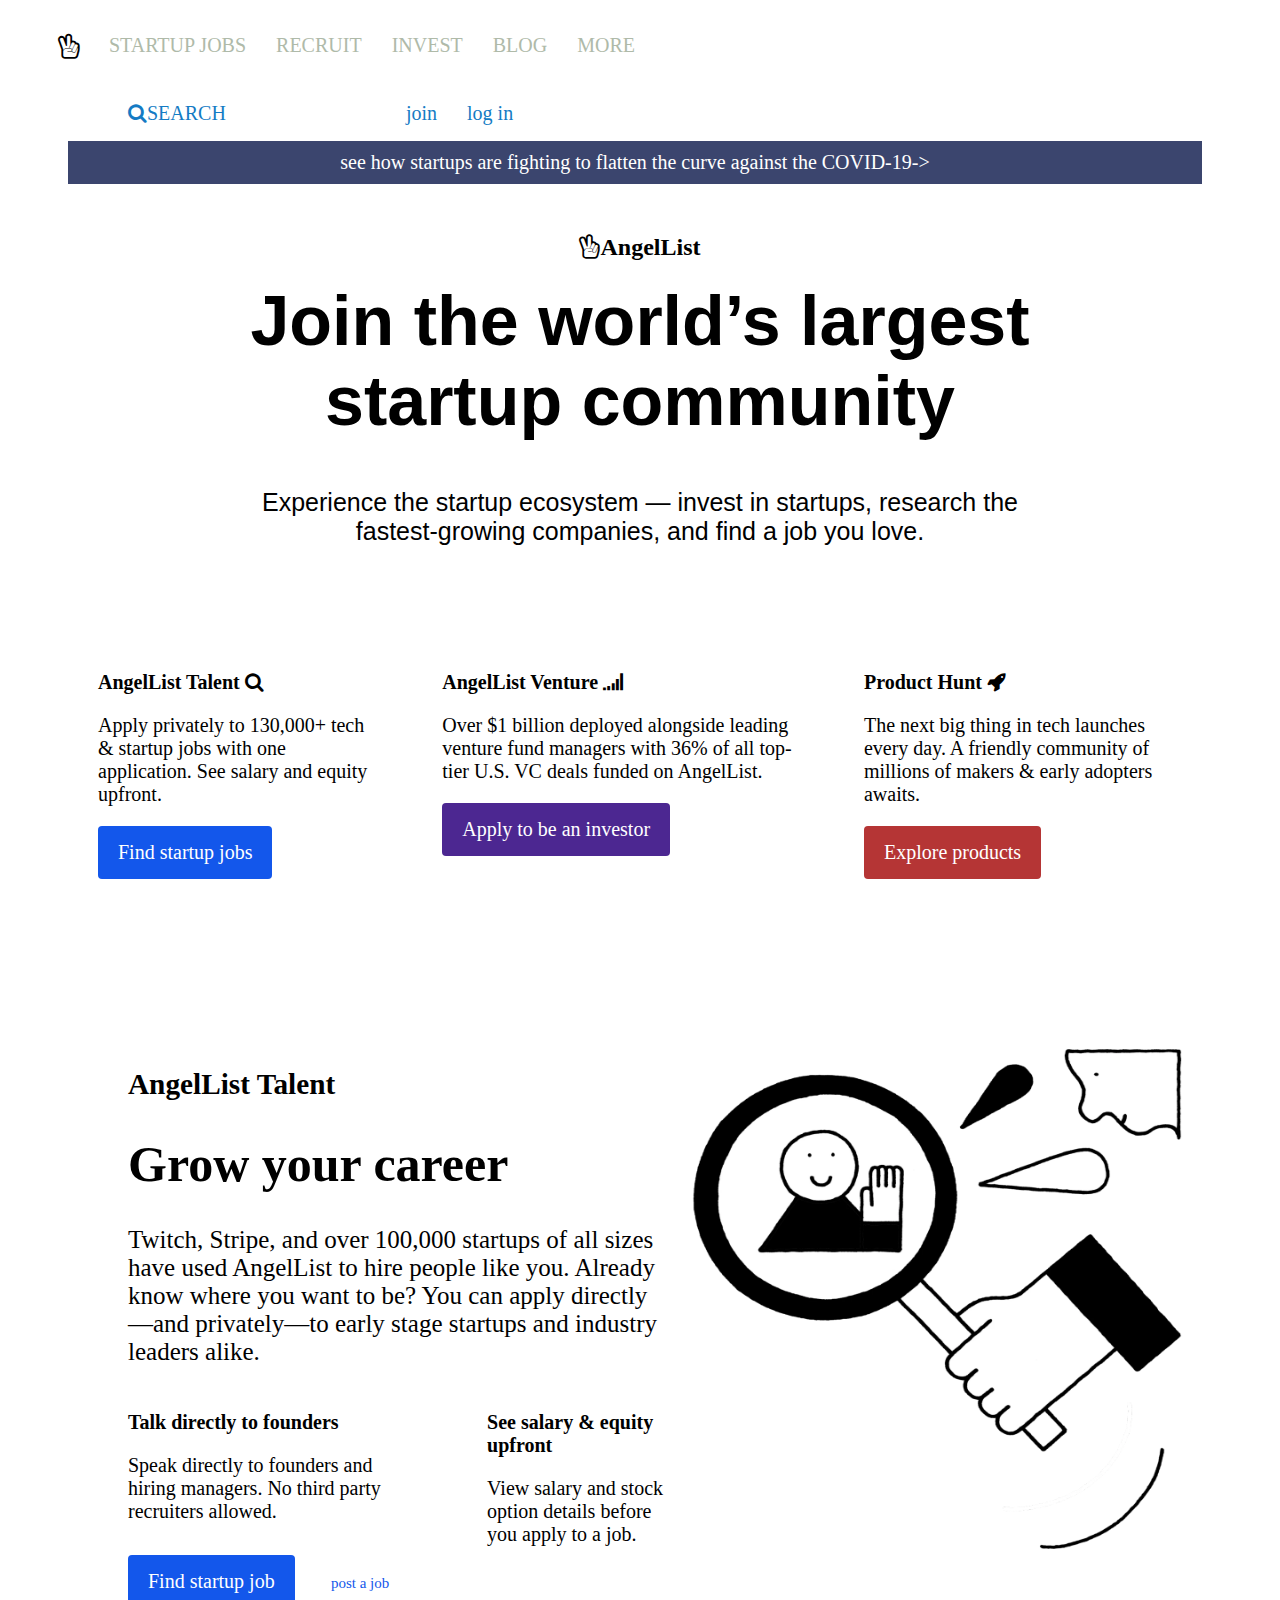
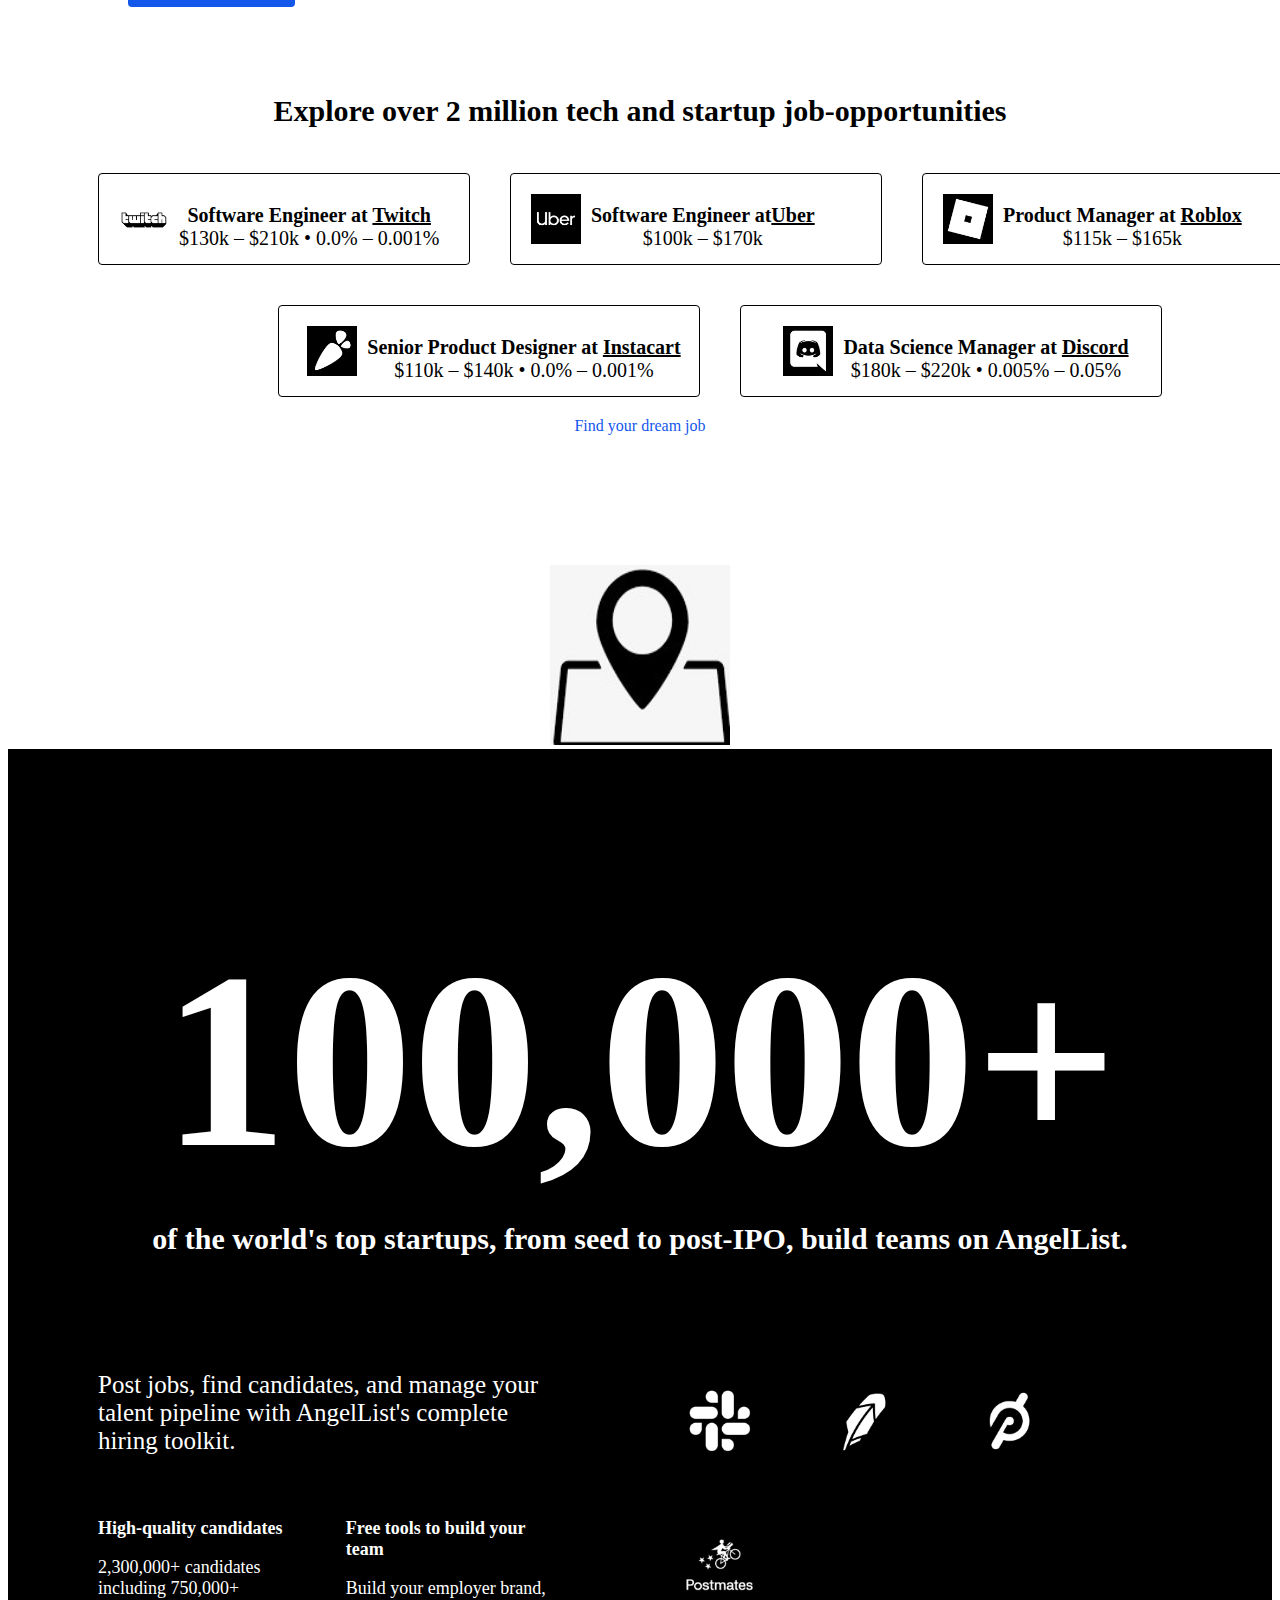
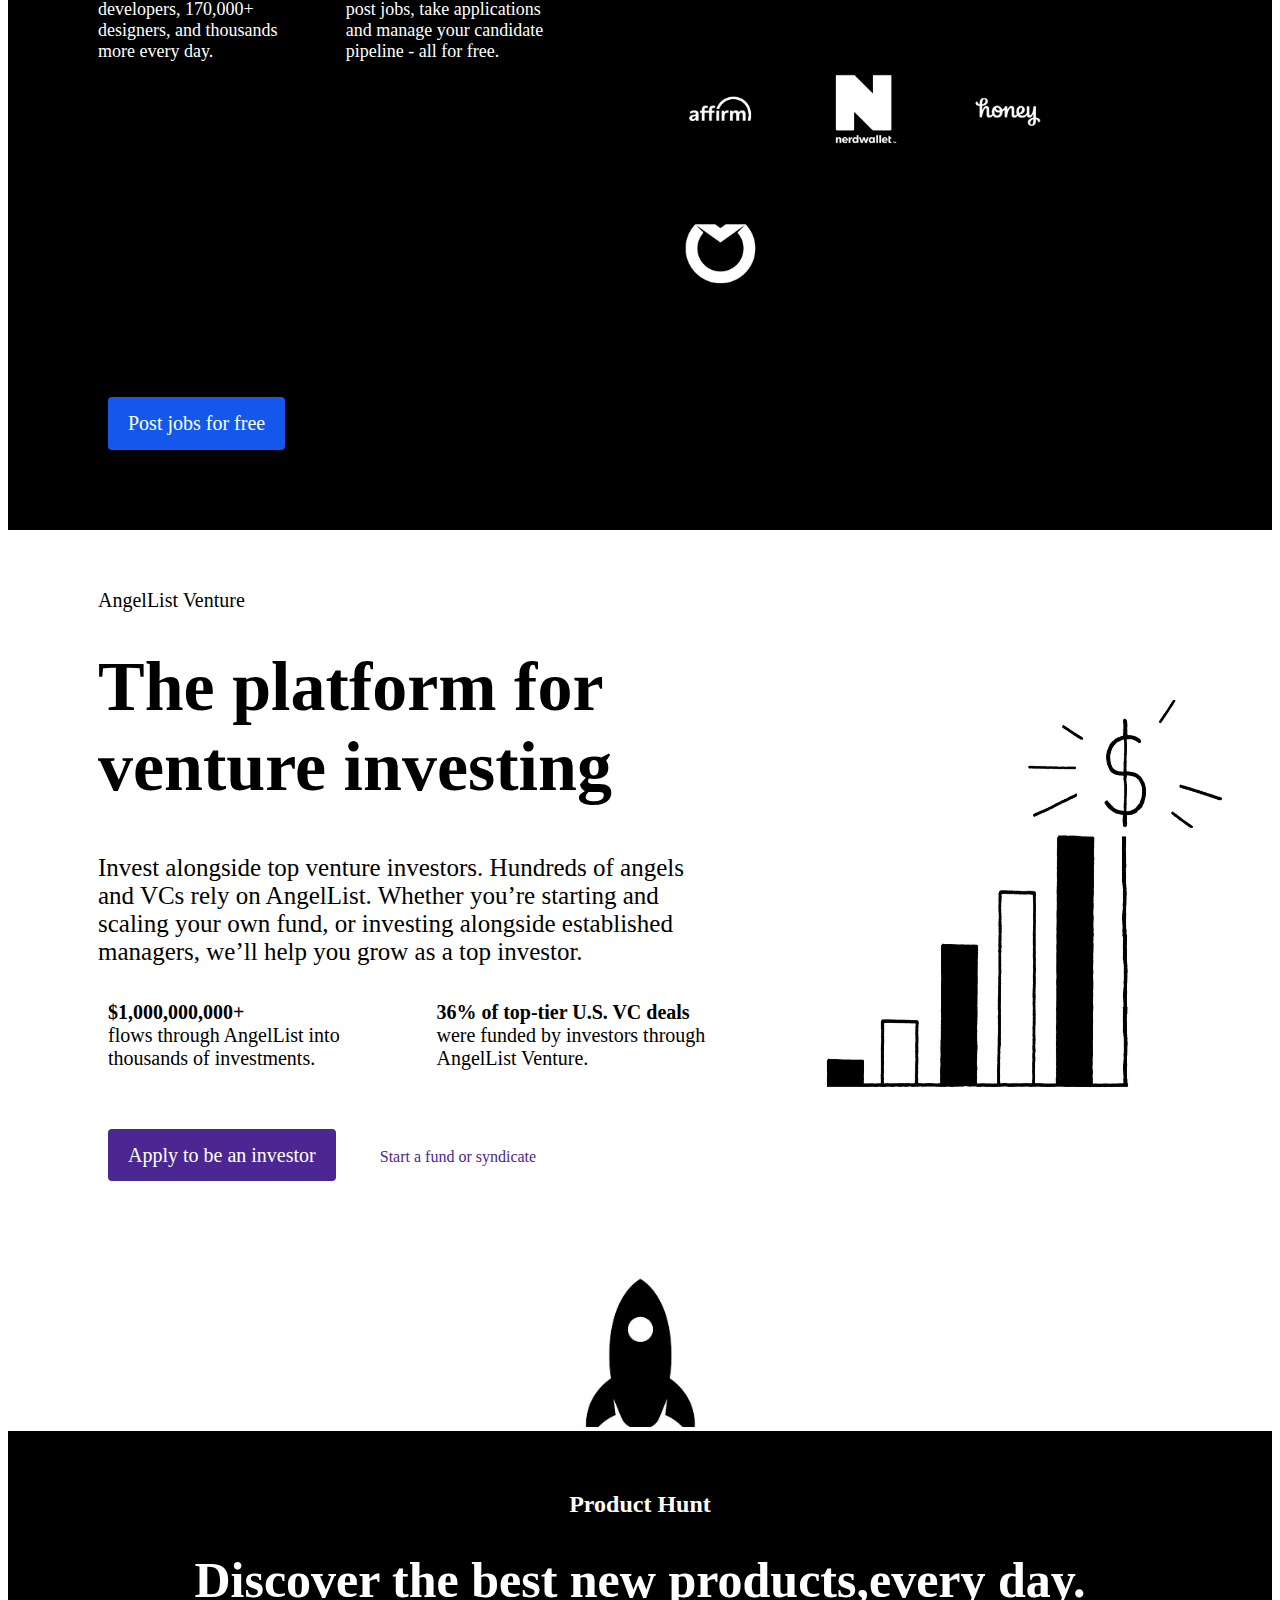
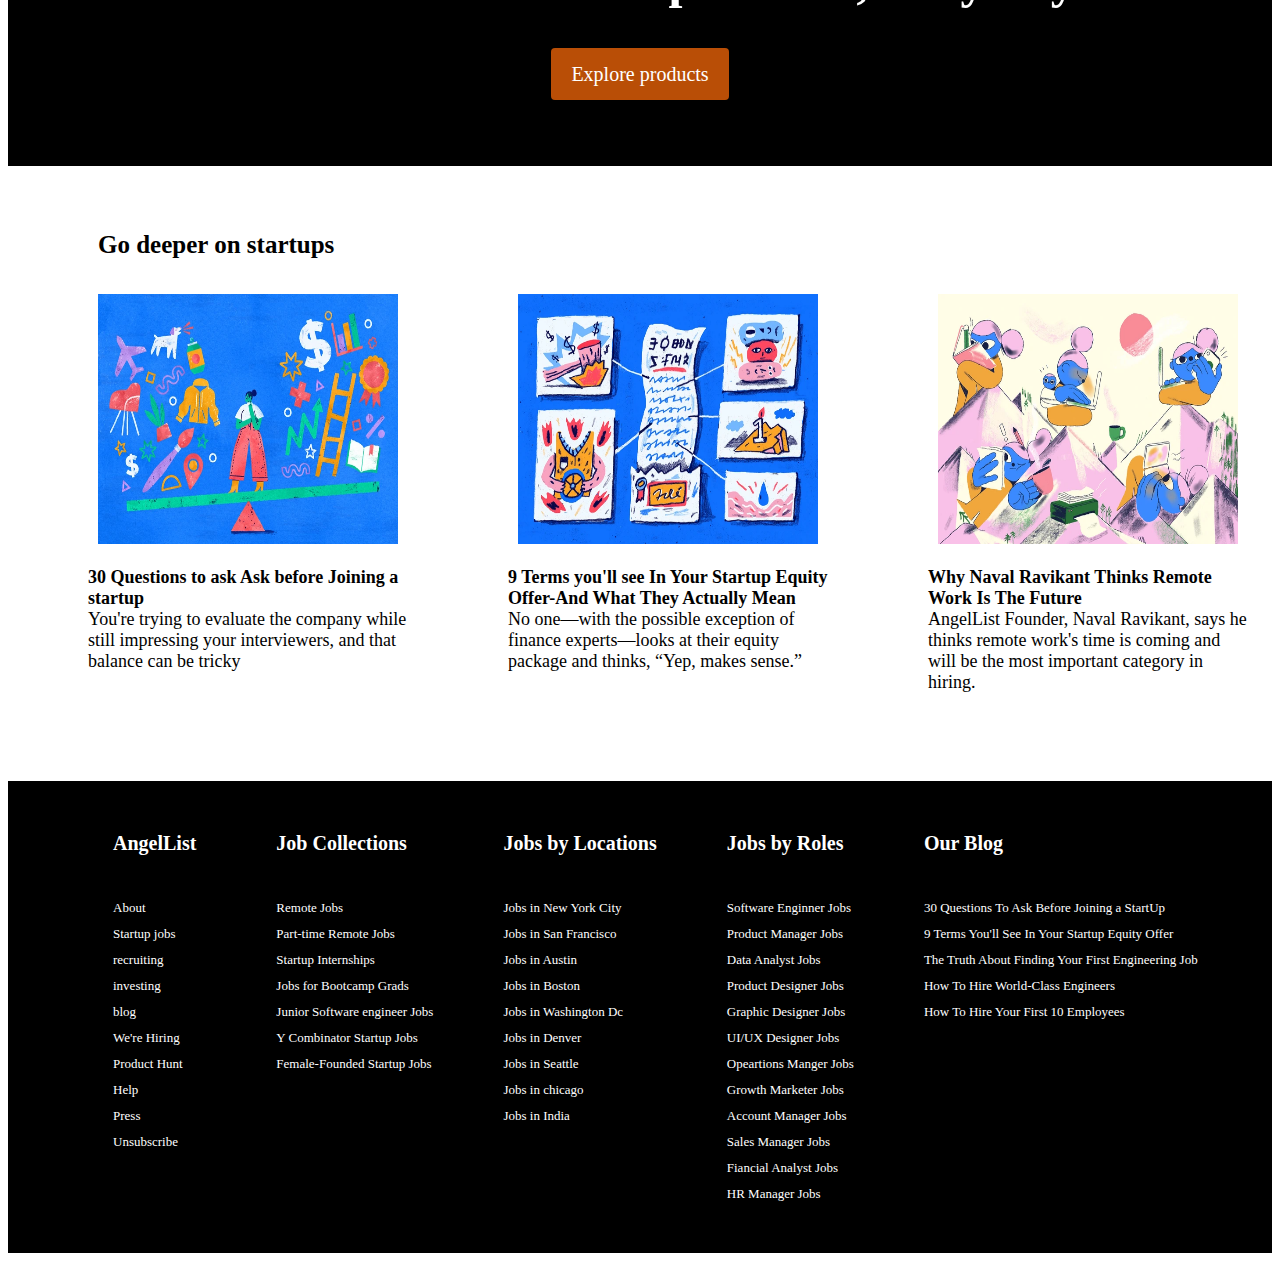
<file: angellist/index.html>
<!DOCTYPE html>
<html>
    <head>
        <title></title>
        <link rel="stylesheet" type="text/css" href="home.css">
        <link rel="stylesheet" href="https://cdnjs.cloudflare.com/ajax/libs/font-awesome/4.7.0/css/font-awesome.min.css">
    </head>
    <body>
        <div class="navbar">
            <ul id="firstnav">
                <li><i class="fa fa-hand-peace-o"></i></li>
                <li>STARTUP JOBS</li>
                <li>RECRUIT</li>
                <li>INVEST </li>
                <li>BLOG</li>
                <li>MORE</li>
            </ul>
            <ul id="secondnav">
                <li><i class="fa fa-search">SEARCH</i></li>
                <li id="join">join</li>
                <li id="login">log in</li>
            </ul>

        </div>
        <div class="head1">
            <p>see how startups are fighting to flatten the curve against the COVID-19-></p>
        </div>
        <div class="head">
            <h2><i class="fa fa-hand-peace-o"></i>AngelList</h2>
            <h1><b>Join the world’s largest<br/>startup community</b></h1>
            <p>Experience the startup ecosystem — invest in startups, research the<br/> fastest-growing companies, and find a job you love.</p>
        </div>
        <div class="container">
             <div id="ce1">
                  <p><b>AngelList Talent  <i class="fa fa-search"></i></b></p>   
                  <p>Apply privately to 130,000+ tech & startup jobs with one application. See salary and equity upfront.</p>
                  <a>Find startup jobs</a>

             </div>
             <div id="ce2">
                 <p><b>AngelList Venture  <i class="fa fa-signal"></i></b> </p>
                 <p>Over $1 billion deployed alongside leading venture fund managers with 36% of all top-tier U.S. VC deals funded on AngelList.</p>
                 <a>Apply to be an investor</a>
            </div>
            <div  id="ce3">
                 <p><b>Product Hunt  <i class="fa fa-rocket"></i></b></p>
                <p>The next big thing in tech launches every day. A friendly community of millions of makers & early adopters awaits.</p>
                 <a>Explore products</a>
            </div>
       </div>
     
       <div class="container2">
           <div id="c2e1">
                  <h3>AngelList Talent</h3>
                  <h1>Grow your career</h1>
      
        
                  <p>Twitch, Stripe, and over 100,000 startups of all sizes have used AngelList to hire people like you. Already know 
                  where you want to be? You can apply directly—and privately—to early stage startups and industry leaders alike.</p>
   
                <div class="container2-1">
                     <div id="c2e3">
                         <p><b>Talk directly to founders</b></p>
                         <p>Speak directly to founders and hiring managers. No third party recruiters allowed.</p>
                     </div>
                     <div id="c2e4">
                         <p><b>See salary & equity upfront</b></p>
                         <p>View salary and stock option details before you apply to a job.</p>
                     </div>
                </div>
          
                <a  id="button">Find startup job</a>
                <a id="link">post a job</a>
          
   
            </div>
            <div id="c2e2"> <img src="illustration-talent-2.webp" width="500px" height="500px"/></div>
       </div>
 
     <div class="head2"><h2>Explore over 2 million tech and startup job-opportunities</h2></div>

     
     <div class="container3">
              <div id="c3e1">
                  <img src="twitch-jobcard.webp"width="50px" height="50px">
                  <p><b>Software Engineer at <u>Twitch</u></b><br/>

                    $130k – $210k • 0.0% – 0.001%</p>
              </div>
              <div id="c3e2">
                   <img src="uber-jobcard.webp" width="50px" height="50px">
                   <p><b>Software Engineer at<u>Uber</u></b> <br/>

                   $100k – $170k</p>

              </div>
              <div id="c3e3">
                    <img src="roblox-jobcard.webp"width="50px" height="50px">
                   <p><b>Product Manager at <u>Roblox</u></b><br/>

                   $115k – $165k</p>

               </div>
     </div>
    
     <div class=container4>
                <div id="c4e1">
                        <img src="instacart-jobcard.webp" width="50px" height="50px">
                       <p><b>Senior Product Designer at <u>Instacart</u></b><br/>

                           $110k – $140k • 0.0% – 0.001%</p>
                </div>
               <div id="c4e2">
                       <img src="discord-jobcard.webp" width="50px" height="50px">
                       <p><b>Data Science Manager at <u>Discord</u></b><br/>

                        $180k – $220k • 0.005% – 0.05%</p>
                </div>
     </div>
     
     
     <div class="head3"><a>Find your dream job</a></div>
     <div class="img1">
         <img src="illustration-remote.jpg" width="180px" height="180px">
     </div>
    
     
     <div class="container5">
                 <h1>100,000+</h1>
                 <h2>of the world's top startups, from seed to post-IPO, build teams on AngelList.</h2>


        <div class="container5-1">
            <div class="container5-2">
                    <div id="c5e1">
                          <p>Post jobs, find candidates, and manage your talent pipeline with AngelList's complete hiring toolkit.</p>
                    </div>
                    <div id="c5e2">
                           <div id="c5e3">
                                <p><b>High-quality candidates</b></p>

                                <p> 2,300,000+ candidates including 750,000+ developers, 170,000+ designers, and thousands more every day.
                                </p>
                            </div>
                            <div id="c5e4">
                                   <p><b>Free tools to build your team</b></p>
                                   <p>   Build your employer brand, post jobs, take applications and manage your candidate pipeline - all for free.</p>
                   
                            </div>
                    </div>

             </div>
            <div class="container5-3">
                    <div>
                    <img src="slack.webp" width="80px" height="80px">
                     <img src="robinhood.webp" width="80px" height="80px">
                     <img src="peloton.webp" width="80px" height="80px">
                    <img src="postmates.webp" width="80px" height="80px">
                    </div>
                     <div>
                      <img src="affirm.webp" width="80px" height="80px">
                      <img src="nerdwallet.webp"width="80px" height="80px">
                      <img src="honey.webp"width="80px" height="80px">
                      <img src="front.webp"width="80px" height="80px">
                    </div>
            </div>

           
        </div>
    
        <a id="button1">Post jobs for free</a> 
    </div>
    
    <div class="container6">
        <div class="container6-1">
              <p id="smallhead">AngelList Venture</p>
             <h1>The platform for venture investing</h1>
             <p>Invest alongside top venture investors. Hundreds of angels and VCs rely on AngelList. Whether you’re starting and
                scaling your own fund, or investing alongside established managers, we’ll help you grow as a top investor.</p>
            
                  <div class="c6e1">
                      <div id="c6e2"><p><b>$1,000,000,000+</b><br/>
                        flows through AngelList into thousands of investments.</p>
                       </div>
                        <div id="c6e3">
                        <p><b>36% of top-tier U.S. VC deals</b><br/>
                            were funded by investors through AngelList Venture.</p>
                        </div>
                  </div>
             
        </div>
        <div class="container6-2">
              <img src="illustration-venture-3.webp" width="400px" height="400px">
        </div>
    </div>
    
    
    <div class="head4">
        <a id="button2">Apply to be an investor</a>
        <a>Start a fund or syndicate</a>
    </div>

   
    <div class="container7">
        
        <div class="c7e1">
            <img src="rocket.jpg" width="180px" height="150px"/>
        </div>
       
        <div class="c7e2">
            <h2> Product Hunt</h2>
           <h1>Discover the best new products,every day.</h1>
            <a id="button3">Explore products</a>
        </div>
       

    </div>
    <div class="head5">
        <p><b>Go deeper on startups</b> </p>
    </div>
    <div class="container8">
    <div>
      <img src="Angelist_Illustration_optimized.webp" width="300px" height="250px">
      <p><b>30 Questions to ask Ask before Joining a startup</b><br/>
        You're trying to evaluate the company
         while still impressing your interviewers, and that balance can be tricky
    </p>
    </div>
    <div>
        <img src="equity_terms_optimized.webp" width="300px" height="250px">
        <p><b>9 Terms you'll see In Your Startup Equity Offer-And What They Actually Mean </b><br/>
            No one—with the possible exception of finance experts—looks at their equity package
             and thinks, “Yep, makes sense.”</p>

    </div>
    <div>
    <img src="ANGELLIST_ARTICLE3_optimized.webp" width="300px" height="250px">
    <p><b>Why Naval Ravikant Thinks Remote Work Is The Future</b><br/>
        AngelList Founder, Naval Ravikant, says he thinks remote work's
         time is coming and will be the most important category in hiring.</p>
    </div>
    </div>
<footer>
    
    <ul id="list1">
        <li class="item1"><b>AngelList</b></li>
        <li>About</li>
        <li>Startup jobs</li>
        <li>recruiting</li>
        <li>investing</li>
        <li>blog</li>
        <li>We're Hiring</li>
        <li>Product Hunt</li>
        <li>Help</li>
        <li>Press</li>
        <li>Unsubscribe</li>
    </ul>
    <ul>
        <li class="item1"><b>Job Collections</b></li>
        <li>Remote Jobs</li>
        <li>Part-time Remote Jobs</li>
        <li>Startup Internships</li>
        <li>Jobs for Bootcamp Grads</li>
        <li>Junior Software engineer Jobs</li>
        <li>Y Combinator Startup Jobs</li>
        <li>Female-Founded Startup Jobs</li>
    </ul>
    <ul>
        <li class="item1"><b>Jobs by Locations</b></li>
        <li>Jobs in New York City</li>
        <li>Jobs in San Francisco</li>
        <li>Jobs in Austin</li>
        <li>Jobs in Boston</li>
        <li>Jobs in Washington Dc </li>
        <li>Jobs in Denver</li>
        <li>Jobs in Seattle</li>
        <li>Jobs in chicago</li>
        <li>Jobs in India</li>
    </ul>
    <ul>
        <li class="item1"><b>Jobs by Roles</b></li>
        <li>Software Enginner Jobs</li>
        <li>Product Manager Jobs</li>
        <li>Data Analyst Jobs</li>
        <li>Product Designer Jobs</li>
        <li>Graphic Designer Jobs</li>
        <li>UI/UX Designer Jobs</li>
        <li>Opeartions Manger Jobs</li>
        <li>Growth Marketer Jobs</li>
        <li>Account Manager Jobs</li>
        <li>Sales Manager Jobs</li>
        <li>Fiancial Analyst Jobs</li>
        <li>HR Manager Jobs</li>

    </ul>

    <ul>
        <li class="item1"><b>Our Blog</b></li>
        <li>30 Questions To Ask Before Joining a StartUp</li>
        <li>9 Terms You'll See In Your Startup Equity Offer</li>
        <li>The Truth About Finding Your First Engineering Job</li>
        <li>How To Hire World-Class Engineers</li>
        <li>How To Hire Your First 10 Employees</li>
    </ul>
    
   
</footer>

    </body>
</html>
</file>
<file: angellist/home.css>
body{
    background-color: white;
    
}
 #firstnav{
     
     list-style-type: none;
     display:inline-flex;
     padding-right:115px;
 }
 #firstnav li{
     margin: 10px;
     font-size:20px;
     padding-right:10px;
     color:rgb(175, 186, 169);
 }
 #firstnav li i{
     font-size: 25px;
     color:black;
    
 }
 #secondnav{
     list-style-type:none ;
     display:inline-flex;
     padding-left:120px;
 }
 #secondnav li{
     font-size: 20px;
     padding-right:30px;
     color: rgb(20, 123, 196);
 }
 #join{
     padding-left:150px;
 }
 

 .head1 p{
     font-size:20px;
     margin-left:60px;
     margin-right:70px;
     padding:10px;
     border-style:hidden;
     text-align: center;
     color:white;
     background-color:rgb(59, 69, 110);
     margin-top:0;
 }
 .head{
     text-align: center;
     justify-content: center;
 }
 .head h1{
     font-size:70px;
     font-family: Arial;
     margin-top:20px;
    
 }
 .head h2{
     margin-bottom: 0;
     padding-top:30px;
 }
 .head p{
     font-size:25px;
     font-family: Arial;
     text-align: center;
 }





 .container{
 display: inline-flex;
 margin:50px;
 padding-left:10px;
 }
 .container div{
padding:30px;
 }
.container p{
     font-size: 20px;
 }
 #ce1,#ce2,#ce3{
     text-align: left;
 }
 #ce1 a{
    border-style:hidden ;
    float:left;
    padding:15px 20px 15px 20px;
    font-size:20px;
    color:white;
    background-color:rgb(19, 87, 235);
    border-radius:4px;
}
#ce2 a{
    border-style:hidden ;
    float:left;
    padding:15px 20px 15px 20px;
    font-size:20px;
    color:white;
    background-color:rgb(76, 39, 145);
    border-radius:4px;
}
#ce3 a{
    border-style:hidden ;
    float: left;
    padding:15px 20px 15px 20px;
    font-size:20px;
    color:white;
    background-color:rgb(181, 53, 53);
    border-radius:4px;
}









.container2{
    display: inline-flex;
    margin-top:60px;
    font-size: 25px;
    padding:20px;
}
.container2 h1,h3{
    padding-left:100px;
}

#c2e1 p{
    margin-left: 100px;
}
.container2 #button{
    border-style:hidden ;
    padding:15px 20px 15px 20px;
    font-size:20px;
    color:white;
    background-color:rgb(19, 87, 235);
    border-radius:4px;   
    margin-left: 100px;
}
#c2e2 img{
    margin-right:60px;
}

.container2-1{
    display: inline-flex;
}
#c2e3 p{
 font-size: 20px;
}
#c2e4 p{
    font-size:20px;
}
.container2 #link{
    font-size:15px;
    padding-left: 30px;
    color:rgb(19, 87, 235);
}



.head2{
text-align: center;
font-size: 20px;
margin-top:80px;
}

.container3{
    display:inline-flex;
    font-size: 20px;
    margin-left:70px;
}
.container3 div{
    border-style:solid;
    border-width:1px;
    border-radius:4px;
    width:350px;
    height:80px;
    margin:20px;
}
#c3e1{
    display: inline-flex;
    text-align: center;
    
}

#c3e2{
    display: inline-flex;
    text-align: center;
}
#c3e3{
    display: inline-flex;
    text-align: center;
}
#c3e1,#c3e2,#c3e3, img{
    padding-top:10px;
    padding-left:10px;
    padding-right:10px;

}


.container4{
    display:inline-flex;
    margin-left:250px;

}
.container4 div{
    border-style:solid;
    border-width:1px;
    border-radius:4px;
    width:400px;
    height:80px;
    margin:20px;
    justify-content: center;
}
#c4e1,#c4e2 {
    display: inline-flex;
    text-align: center;
    font-size:20px;
}
#c4e1,#c4e2, img{
    padding-top:10px;
    padding-left:10px;
    padding-right:10px;

}


.head3{
    color:rgb(19, 87, 235);
    text-align: center;
}
 .img1{
     text-align: center;
     margin-top: 120px;
     margin-bottom: 0px;
 }



 .container5{
     background-color: black;
     color:white;
     width:100%;
     padding-bottom:80px;
     display: inline-block;
     
 }
 .container5 h1{
     font-size:250px;
     text-align: center;
 }
 .container5 h2{
     text-align: center;
     font-size: 30px;

 }
 .container5 h1+h2{
     margin-top:-150px;
 }


.container5-1{
    display: inline-flex;   
    padding:40px;
}

.container5-2{
    width:50%;
}
#c5e1 {
    font-size:25px;
    margin:50px 50px 0px 50px;
}

#c5e2{
    display:inline-flex;
    font-size: 18px;
    margin:0px 30px 30px 30px ;
    
}

#c5e3,#c5e4 {
    padding:20px;
    
}
.container5-3{
    width:50%;
    margin:30px;
    padding-left:20px;
    
}
.container5-3 img{
    padding:30px;
}
.container5 a{
    display: inline-block;
}



 #button1{
    border-style:hidden;
    padding:15px 20px 15px 20px;
    font-size:20px;
    color:white;
    background-color:rgb(19, 87, 235);
    border-radius:4px;   
    margin-left: 100px;
}

.container6{
    display:inline-flex;
}
.container6-1{
    width:60%;
    padding:50px;
    margin-left:40px;
}
.container6-2{
    width:40%;
    padding:50px;
    padding: 160px 40px 40px 40px;
}
.container6 h1{
    font-size:70px;
}
#smallhead{
    font-size:20px;
    line-height:0px;
}
.container6-1 p{
font-size:25px;
}
.c6e1{
    display:inline-flex;
}
#c6e3 p{
font-size:20px;
margin:10px;
padding-left:10px;
}
#c6e2 p{
    font-size:20px;
    margin:10px;padding-right: 10px;;
    }

#button2 {
    border-style:hidden;
    padding:15px 20px 15px 20px;
    font-size:20px;
    color:white;
    background-color:rgb(76, 39, 145);
    border-radius:4px;   
    margin-left: 100px;
}
.head4 a{
    color:rgb(76, 39, 145);
    padding-left: 40px;
}


.container7{
    width:100%;
    text-align: center;
    justify-content: center;
    
}
.c7e1{
    text-align: center;
     margin:0px;
     padding:0px;
    margin-top:100px;
 }

.c7e2{
background-color:black;
color:white;
padding:0px;
margin:0px;
padding-bottom:80px;
padding-top:30px;
}

.c7e2 h1{
    font-size:50px;
    padding-bottom:20px;
}
.c7e2 h2{
    padding-top:10px;
}


#button3{
    border-style:hidden;
    padding:15px 20px 15px 20px;
    font-size:20px;
    color:white;
    background-color:rgb(185, 78, 6);
    border-radius:4px;
}
.head5{
    padding-left:90px;
    font-size:25px;
    padding-top:40px;
}



.container8{
    display: inline-flex;
    font-size:18px;
}
.container8 div{
    padding-left:80px;
    padding-right:20px;
}

footer{
    display: inline-flex;
background-color: black;
color: white;
display: inline-flex;
width:100%;
margin-top:70px;
}
footer ul{
    list-style-type: none;
    padding-left:30px;
    padding:30px;
}
footer ul li{
    padding:5px;
    font-size:13px;
}
#list1{
    padding-left:100px;
    padding-right:40px;
}
footer .item1{
    font-size:20px;
    padding-bottom:40px;
}
</file>
